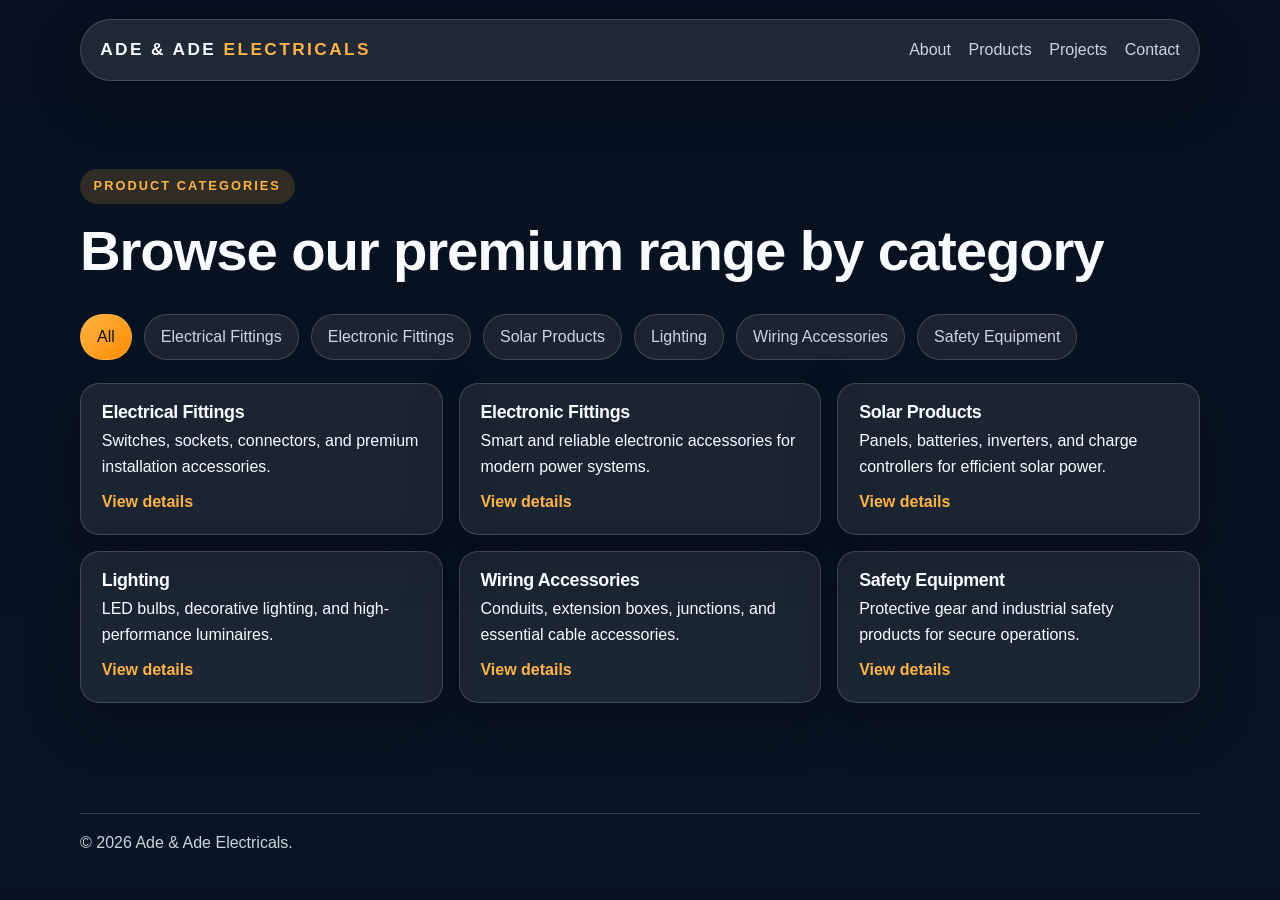
<file: product-categories.html>
<!DOCTYPE html>
<html lang="en">
<head>
  <meta charset="UTF-8" />
  <meta name="viewport" content="width=device-width, initial-scale=1.0" />
  <title>Product Categories | Ade & Ade Electricals</title>
  <link rel="stylesheet" href="css/style.css" />
  <link rel="stylesheet" href="css/responsive.css" />
</head>
<body data-theme="dark">
  <nav class="navbar container" id="main-nav" aria-label="Primary navigation">
    <a href="index.html" class="brand">Ade & Ade <span>Electricals</span></a>
    <div class="nav-links">
      <a href="index.html#about">About</a>
      <a href="product-categories.html">Products</a>
      <a href="projects.html">Projects</a>
      <a href="index.html#contact">Contact</a>
    </div>
    <button class="theme-toggle" aria-label="Toggle dark mode" type="button">☀︎</button>
  </nav>

  <main class="container section">
    <div class="section-heading">
      <p class="eyebrow">Product Categories</p>
      <h1>Browse our premium range by category</h1>
    </div>

    <div class="filter-group" role="group" aria-label="Product category filters">
      <button class="filter-btn active" data-category="all">All</button>
      <button class="filter-btn" data-category="fittings">Electrical Fittings</button>
      <button class="filter-btn" data-category="electronic">Electronic Fittings</button>
      <button class="filter-btn" data-category="solar">Solar Products</button>
      <button class="filter-btn" data-category="lighting">Lighting</button>
      <button class="filter-btn" data-category="wiring">Wiring Accessories</button>
      <button class="filter-btn" data-category="safety">Safety Equipment</button>
    </div>

    <div class="category-grid">
      <article class="category-card" data-category="fittings"><h3>Electrical Fittings</h3><p>Switches, sockets, connectors, and premium installation accessories.</p><a href="product-details.html" class="text-link">View details</a></article>
      <article class="category-card" data-category="electronic"><h3>Electronic Fittings</h3><p>Smart and reliable electronic accessories for modern power systems.</p><a href="product-details.html" class="text-link">View details</a></article>
      <article class="category-card" data-category="solar"><h3>Solar Products</h3><p>Panels, batteries, inverters, and charge controllers for efficient solar power.</p><a href="product-details.html" class="text-link">View details</a></article>
      <article class="category-card" data-category="lighting"><h3>Lighting</h3><p>LED bulbs, decorative lighting, and high-performance luminaires.</p><a href="product-details.html" class="text-link">View details</a></article>
      <article class="category-card" data-category="wiring"><h3>Wiring Accessories</h3><p>Conduits, extension boxes, junctions, and essential cable accessories.</p><a href="product-details.html" class="text-link">View details</a></article>
      <article class="category-card" data-category="safety"><h3>Safety Equipment</h3><p>Protective gear and industrial safety products for secure operations.</p><a href="product-details.html" class="text-link">View details</a></article>
    </div>
  </main>

  <footer class="footer">
    <div class="container footer-content">
      <p>© 2026 Ade & Ade Electricals.</p>
    </div>
  </footer>

  <script src="js/script.js"></script>
</body>
</html>
</file>
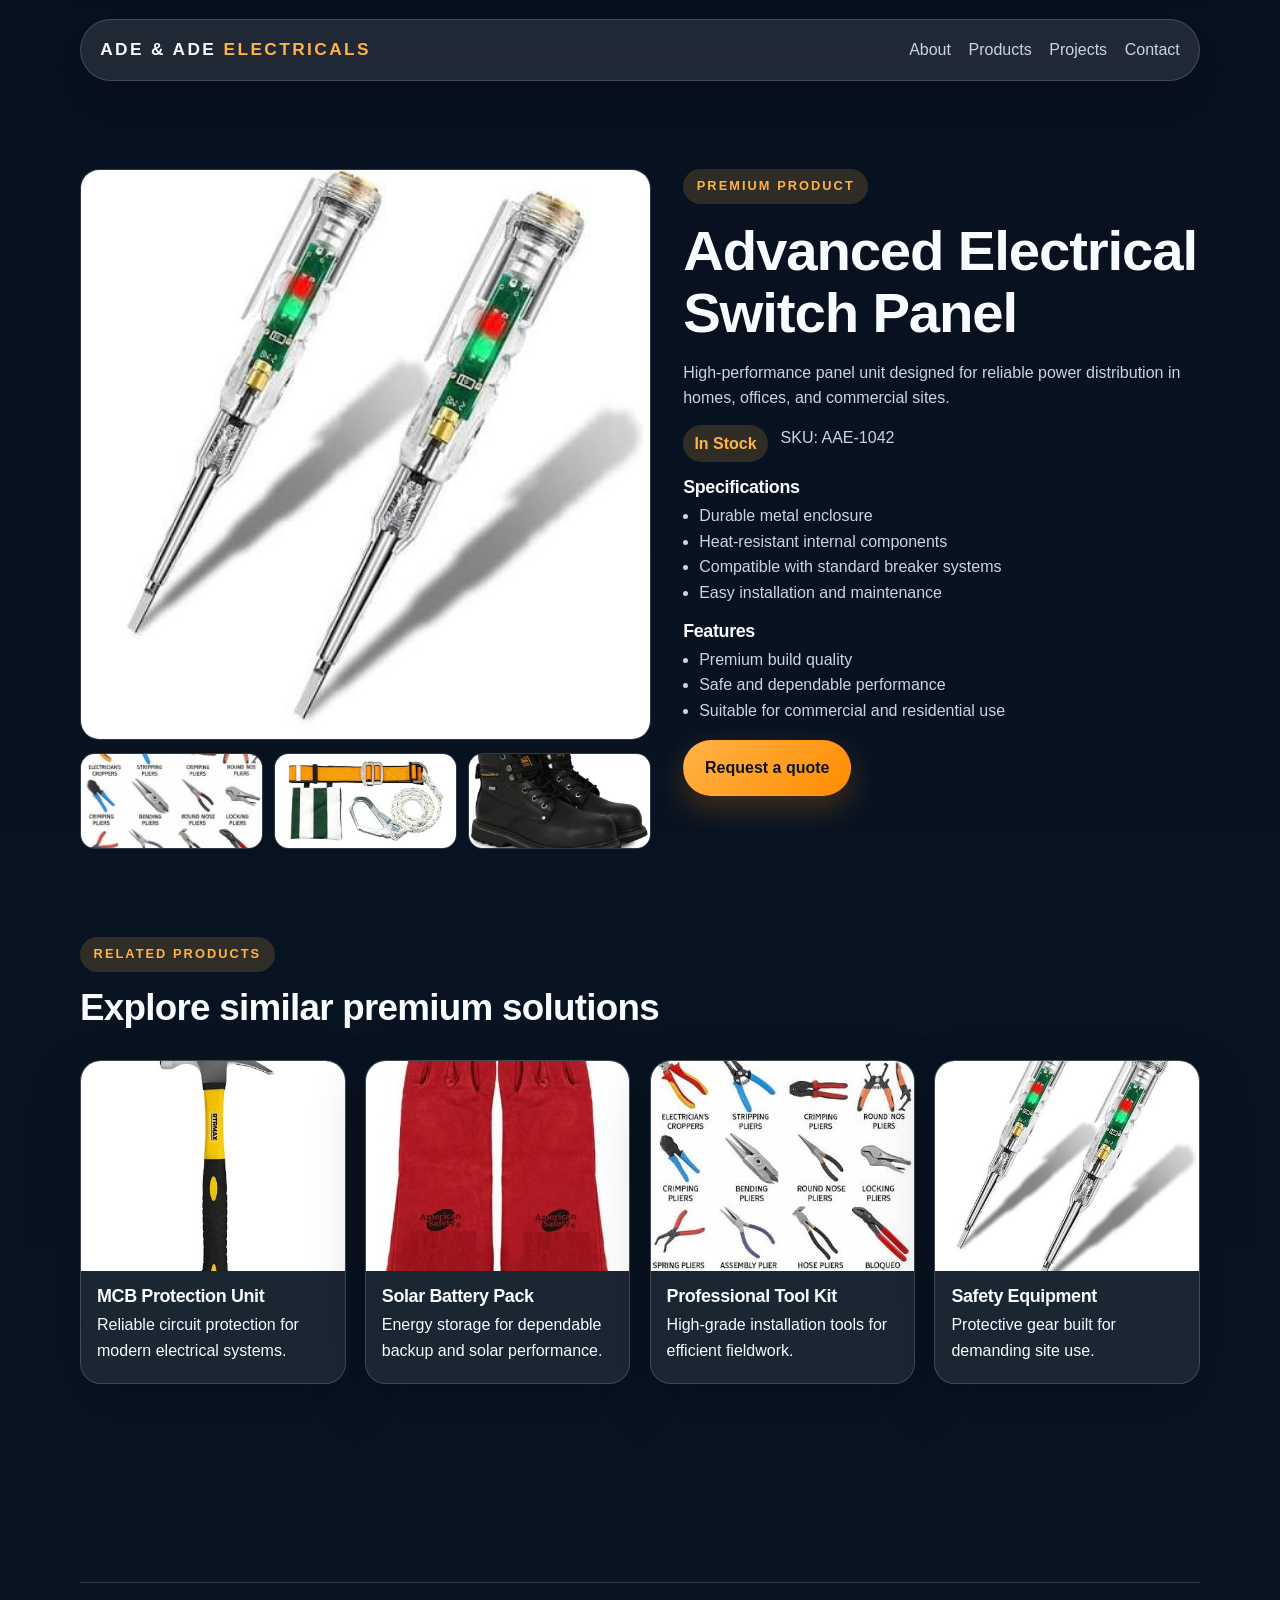
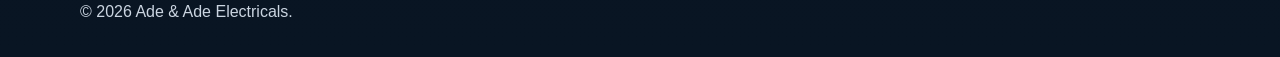
<file: product-details.html>
<!DOCTYPE html>
<html lang="en">
<head>
  <meta charset="UTF-8" />
  <meta name="viewport" content="width=device-width, initial-scale=1.0" />
  <title>Product Details | Ade & Ade Electricals</title>
  <link rel="stylesheet" href="css/style.css" />
  <link rel="stylesheet" href="css/responsive.css" />
</head>
<body data-theme="dark">
  <nav class="navbar container" id="main-nav" aria-label="Primary navigation">
    <a href="index.html" class="brand">Ade & Ade <span>Electricals</span></a>
    <div class="nav-links">
      <a href="index.html#about">About</a>
      <a href="product-categories.html">Products</a>
      <a href="projects.html">Projects</a>
      <a href="index.html#contact">Contact</a>
    </div>
    <button class="theme-toggle" aria-label="Toggle dark mode" type="button">☀︎</button>
  </nav>

  <main class="container section">
    <section class="detail-layout">
      <div class="detail-gallery">
        <img src="images/tester.jpg" alt="Premium electrical product" />
        <div class="thumb-row">
          <img src="images/plier.jpg" alt="Product detail view" />
          <img src="images/belt.jpg" alt="Product detail view" />
          <img src="images/boots.jpg" alt="Product detail view" />
        </div>
      </div>
      <div class="detail-content">
        <p class="eyebrow">Premium Product</p>
        <h1>Advanced Electrical Switch Panel</h1>
        <p class="subtitle">High-performance panel unit designed for reliable power distribution in homes, offices, and commercial sites.</p>
        <div class="detail-meta">
          <span class="status-badge">In Stock</span>
          <span>SKU: AAE-1042</span>
        </div>
        <h3>Specifications</h3>
        <ul>
          <li>Durable metal enclosure</li>
          <li>Heat-resistant internal components</li>
          <li>Compatible with standard breaker systems</li>
          <li>Easy installation and maintenance</li>
        </ul>
        <h3>Features</h3>
        <ul>
          <li>Premium build quality</li>
          <li>Safe and dependable performance</li>
          <li>Suitable for commercial and residential use</li>
        </ul>
        <a href="index.html#contact" class="btn btn-primary">Request a quote</a>
      </div>
    </section>

    <section class="section">
      <div class="section-heading">
        <p class="eyebrow">Related products</p>
        <h2>Explore similar premium solutions</h2>
      </div>
      <div class="product-grid">
        <article class="product-card">
          <img src="images/hammer.jpg" alt="MCB product" />
          <div><h3>MCB Protection Unit</h3><p>Reliable circuit protection for modern electrical systems.</p></div>
        </article>
        <article class="product-card">
          <img src="images/gloves.jpg" alt="Solar battery" />
          <div><h3>Solar Battery Pack</h3><p>Energy storage for dependable backup and solar performance.</p></div>
        </article>
        <article class="product-card">
          <img src="images/plier.jpg" alt="Tool kit" />
          <div><h3>Professional Tool Kit</h3><p>High-grade installation tools for efficient fieldwork.</p></div>
        </article>
        <article class="product-card">
          <img src="images/tester.jpg" alt="Industrial safety product" />
          <div><h3>Safety Equipment</h3><p>Protective gear built for demanding site use.</p></div>
        </article>
      </div>
    </section>
  </main>

  <footer class="footer">
    <div class="container footer-content">
      <p>© 2026 Ade & Ade Electricals.</p>
    </div>
  </footer>

  <script src="js/script.js"></script>
</body>
</html>
</file>
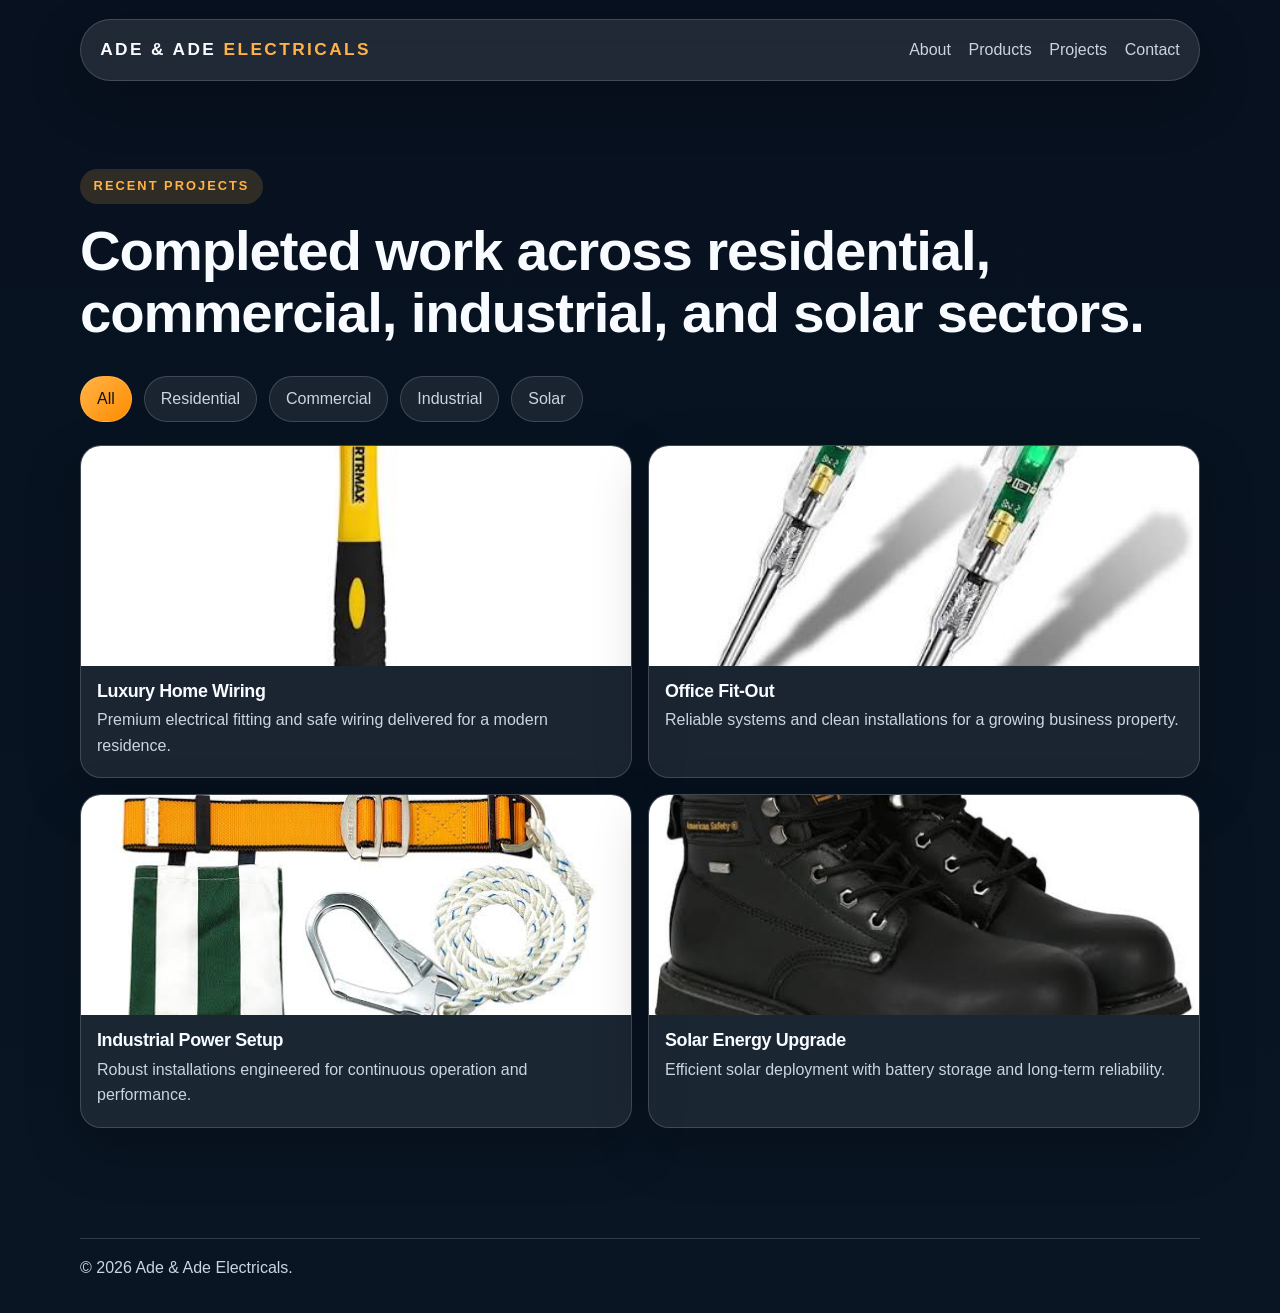
<file: projects.html>
<!DOCTYPE html>
<html lang="en">
<head>
  <meta charset="UTF-8" />
  <meta name="viewport" content="width=device-width, initial-scale=1.0" />
  <title>Projects | Ade & Ade Electricals</title>
  <link rel="stylesheet" href="css/style.css" />
  <link rel="stylesheet" href="css/responsive.css" />
</head>
<body data-theme="dark">
  <nav class="navbar container" id="main-nav" aria-label="Primary navigation">
    <a href="index.html" class="brand">Ade & Ade <span>Electricals</span></a>
    <div class="nav-links">
      <a href="index.html#about">About</a>
      <a href="product-categories.html">Products</a>
      <a href="projects.html">Projects</a>
      <a href="index.html#contact">Contact</a>
    </div>
    <button class="theme-toggle" aria-label="Toggle dark mode" type="button">☀︎</button>
  </nav>

  <main class="container section">
    <div class="section-heading">
      <p class="eyebrow">Recent Projects</p>
      <h1>Completed work across residential, commercial, industrial, and solar sectors.</h1>
    </div>

    <div class="filter-group" role="group" aria-label="Project filters">
      <button class="filter-btn active" data-filter="all">All</button>
      <button class="filter-btn" data-filter="residential">Residential</button>
      <button class="filter-btn" data-filter="commercial">Commercial</button>
      <button class="filter-btn" data-filter="industrial">Industrial</button>
      <button class="filter-btn" data-filter="solar">Solar</button>
    </div>

    <div class="project-grid">
      <article class="project-card residential"><img src="images/hammer.jpg" alt="Residential electrical project" loading="lazy" /><div><h3>Luxury Home Wiring</h3><p>Premium electrical fitting and safe wiring delivered for a modern residence.</p></div></article>
      <article class="project-card commercial"><img src="images/tester.jpg" alt="Commercial electrical project" loading="lazy" /><div><h3>Office Fit-Out</h3><p>Reliable systems and clean installations for a growing business property.</p></div></article>
      <article class="project-card industrial"><img src="images/belt.jpg" alt="Industrial installation project" loading="lazy" /><div><h3>Industrial Power Setup</h3><p>Robust installations engineered for continuous operation and performance.</p></div></article>
      <article class="project-card solar"><img src="images/boots.jpg" alt="Solar installation project" loading="lazy" /><div><h3>Solar Energy Upgrade</h3><p>Efficient solar deployment with battery storage and long-term reliability.</p></div></article>
    </div>
  </main>

  <footer class="footer">
    <div class="container footer-content">
      <p>© 2026 Ade & Ade Electricals.</p>
    </div>
  </footer>

  <script src="js/script.js"></script>
</body>
</html>
</file>
<file: css/style.css>
:root {
  --bg: #07111f;
  --bg-soft: #0f1d33;
  --surface: rgba(255, 255, 255, 0.08);
  --surface-strong: rgba(255, 255, 255, 0.14);
  --border: rgba(255, 255, 255, 0.16);
  --text: #f8fbff;
  --muted: #cbd5e1;
  --accent: #ffb347;
  --accent-strong: #ff8c00;
  --shadow: 0 20px 55px rgba(0, 0, 0, 0.22);
}

body[data-theme="light"] {
  --bg: #f7f8fc;
  --bg-soft: #ffffff;
  --surface: rgba(7, 17, 31, 0.05);
  --surface-strong: rgba(7, 17, 31, 0.08);
  --border: rgba(7, 17, 31, 0.12);
  --text: #07111f;
  --muted: #4b5563;
  --accent: #c96a00;
  --accent-strong: #ff8c00;
  --shadow: 0 18px 45px rgba(0, 0, 0, 0.08);
}

* {
  box-sizing: border-box;
  margin: 0;
  padding: 0;
}

html {
  scroll-behavior: smooth;
}

body {
  font-family: 'Inter', sans-serif;
  color: var(--text);
  background: linear-gradient(180deg, var(--bg) 0%, #091523 100%);
  line-height: 1.6;
  overflow-x: hidden;
}

a { color: inherit; text-decoration: none; }
img { display: block; width: 100%; }
button, input, textarea { font: inherit; }

.container { width: min(1120px, calc(100% - 2rem)); margin: 0 auto; }
.section { padding: 5.5rem 0; }
.reveal { opacity: 0; transform: translateY(24px); transition: 0.7s ease; }
.reveal.show { opacity: 1; transform: translateY(0); }
.skip-link { position: absolute; left: -999px; top: 0; background: var(--accent); color: #111; padding: 0.8rem 1rem; z-index: 2000; }
.skip-link:focus { left: 1rem; top: 1rem; }
.scroll-progress { position: fixed; top: 0; left: 0; height: 3px; width: 0%; background: linear-gradient(90deg, var(--accent), var(--accent-strong)); z-index: 1800; }
.toast { position: fixed; right: 1rem; bottom: 6rem; padding: 0.9rem 1rem; border-radius: 0.8rem; background: rgba(7,17,31,0.95); color: white; border: 1px solid var(--border); transform: translateY(12px); opacity: 0; pointer-events: none; transition: 0.3s ease; z-index: 1900; }
.toast.show { opacity: 1; transform: translateY(0); }
.cookie-banner { position: fixed; left: 1rem; bottom: 1rem; max-width: 360px; padding: 1rem; border-radius: 1rem; background: rgba(7,17,31,0.96); border: 1px solid var(--border); box-shadow: var(--shadow); z-index: 1800; display: none; }
.cookie-banner.show { display: block; }
.cookie-actions { display: flex; gap: 0.6rem; margin-top: 0.8rem; }

.loading-screen {
  position: fixed;
  inset: 0;
  background: var(--bg);
  display: grid;
  place-items: center;
  z-index: 2000;
  transition: opacity 0.4s ease;
}

.loading-screen.hidden { opacity: 0; pointer-events: none; }
.loader {
  width: 54px; height: 54px;
  border: 4px solid rgba(255,255,255,0.2);
  border-top-color: var(--accent);
  border-radius: 50%;
  animation: spin 0.8s linear infinite;
}

@keyframes spin { to { transform: rotate(360deg); } }

.hero {
  min-height: 100vh;
  position: relative;
  background: linear-gradient(95deg, rgba(4, 10, 20, 0.92) 0%, rgba(4, 10, 20, 0.74) 45%, rgba(4, 10, 20, 0.42) 100%), url('../images/hammer.jpg') center/cover no-repeat;
}

.navbar {
  display: flex;
  align-items: center;
  justify-content: space-between;
  gap: 1rem;
  padding: 1rem 1.2rem;
  margin-top: 1.2rem;
  border-radius: 999px;
  background: rgba(255,255,255,0.1);
  border: 1px solid var(--border);
  backdrop-filter: blur(14px);
  box-shadow: var(--shadow);
  position: sticky;
  top: 1rem;
  z-index: 1000;
  transition: background 0.25s ease, box-shadow 0.25s ease;
}
.navbar.scrolled { background: rgba(7,17,31,0.92); box-shadow: 0 12px 35px rgba(0,0,0,0.25); }

.brand { font-size: 1.08rem; font-weight: 800; letter-spacing: 0.14em; text-transform: uppercase; }
.brand span { color: var(--accent); }
.nav-links { display: flex; gap: 1.1rem; }
.nav-links a { color: var(--muted); font-weight: 500; transition: color 0.25s ease; }
.nav-links a:hover { color: var(--accent); }
.menu-toggle, .theme-toggle, .back-to-top, .slider-btn, .faq-question, .filter-btn {
  border: 0; background: transparent; cursor: pointer;
}
.menu-toggle, .theme-toggle { display: none; }
.theme-toggle { font-size: 1.05rem; color: var(--text); }

.hero-content { min-height: calc(100vh - 7rem); display: flex; flex-direction: column; justify-content: center; max-width: 760px; padding: 3rem 0 4rem; }
.eyebrow {
  display: inline-flex; align-self: flex-start; padding: 0.45rem 0.85rem; margin-bottom: 1rem; border-radius: 999px;
  background: rgba(255, 179, 71, 0.16); color: var(--accent); font-size: 0.8rem; font-weight: 700; letter-spacing: 0.16em; text-transform: uppercase;
}

h1, h2, h3 { line-height: 1.1; font-weight: 800; letter-spacing: -0.02em; }
h1 { font-size: clamp(2.35rem, 4.4vw, 4.2rem); margin-bottom: 1rem; }
h2 { font-size: clamp(1.7rem, 3vw, 2.3rem); margin-bottom: 0.8rem; }
h3 { font-size: 1.12rem; margin-bottom: 0.35rem; }
.subtitle, .intro-section p, .service-item p, .contact-card p, .feature-card p, .project-card p, .testimonial-card p, .faq-answer p { color: var(--muted); }
.actions { display: flex; flex-wrap: wrap; gap: 1rem; margin: 1.4rem 0 2rem; }
.btn { display: inline-flex; align-items: center; justify-content: center; padding: 0.9rem 1.3rem; border-radius: 999px; font-weight: 700; border: 1px solid transparent; transition: transform 0.25s ease, box-shadow 0.25s ease, background 0.25s ease; }
.btn:hover { transform: translateY(-2px); }
.btn-primary { background: linear-gradient(135deg, var(--accent) 0%, var(--accent-strong) 100%); color: #10131a; box-shadow: 0 12px 30px rgba(255, 140, 0, 0.24); }
.btn-secondary { border-color: var(--border); background: rgba(255,255,255,0.08); }
.hero-badges { display: flex; flex-wrap: wrap; gap: 1rem; margin-top: 1rem; }
.hero-badges div, .intro-card, .product-card, .stat-card, .service-item, .feature-card, .contact-card, .newsletter-card, .testimonial-card, .faq-item, .project-card {
  background: var(--surface); border: 1px solid var(--border); border-radius: 1.3rem; box-shadow: var(--shadow);
}
.hero-badges div { min-width: 150px; padding: 1rem 1.1rem; }
.hero-badges strong { display: block; font-size: 1.05rem; }
.hero-badges span { color: var(--muted); font-size: 0.92rem; }

.intro-grid, .services-grid, .contact-card { display: grid; grid-template-columns: 1.1fr 0.9fr; gap: 2rem; align-items: center; }
.intro-card { padding: 1.6rem; }
.intro-card ul { padding-left: 1.1rem; color: var(--muted); }
.products-section { background: linear-gradient(180deg, rgba(255,255,255,0.03), rgba(255,255,255,0.01)); }
.section-heading { margin-bottom: 2rem; }
.product-toolbar { display: flex; justify-content: space-between; align-items: center; gap: 1rem; margin-bottom: 1.2rem; flex-wrap: wrap; }
.search-field input { min-width: 220px; padding: 0.8rem 1rem; border-radius: 999px; border: 1px solid var(--border); background: rgba(255,255,255,0.08); color: var(--text); }
.chip-group { display: flex; flex-wrap: wrap; gap: 0.6rem; }
.chip { padding: 0.6rem 0.9rem; border-radius: 999px; border: 1px solid var(--border); background: transparent; color: var(--muted); cursor: pointer; }
.chip.active { background: linear-gradient(135deg, var(--accent), var(--accent-strong)); color: #111; }
.product-grid { display: grid; grid-template-columns: repeat(4, minmax(0, 1fr)); gap: 1.2rem; }
.product-card { overflow: hidden; transition: transform 0.25s ease, box-shadow 0.25s ease; }
.product-card:hover { transform: translateY(-4px); box-shadow: 0 24px 60px rgba(0,0,0,0.25); }
.product-card img { height: 210px; object-fit: cover; }
.product-card div { padding: 1rem 1rem 1.2rem; }
.text-link { display: inline-block; margin-top: 0.6rem; color: var(--accent); font-weight: 600; }
.stats-grid { display: grid; grid-template-columns: repeat(5, minmax(0, 1fr)); gap: 1rem; }
.stat-card { padding: 1.4rem; text-align: center; }
.stat-card strong { display: block; font-size: 1.8rem; color: var(--accent); font-variant-numeric: tabular-nums; }
.service-list { display: grid; gap: 1rem; }
.service-item { padding: 1.2rem 1.3rem; }
.features-grid { display: grid; grid-template-columns: repeat(3, minmax(0, 1fr)); gap: 1rem; }
.feature-card { padding: 1.2rem 1.3rem; }
.brand-grid { display: grid; grid-template-columns: repeat(5, minmax(0, 1fr)); gap: 1rem; }
.brand-card { display: grid; place-items: center; padding: 1.2rem 1rem; min-height: 92px; border-radius: 1rem; background: var(--surface); border: 1px solid var(--border); color: var(--text); font-weight: 700; letter-spacing: 0.04em; text-align: center; transition: transform 0.25s ease, filter 0.25s ease, border-color 0.25s ease; filter: grayscale(1); }
.brand-card:hover { transform: translateY(-4px); filter: grayscale(0); border-color: var(--accent); }
.filter-group { display: flex; flex-wrap: wrap; gap: 0.75rem; margin-bottom: 1.4rem; }
.filter-btn { padding: 0.6rem 1rem; border-radius: 999px; background: var(--surface); color: var(--muted); border: 1px solid var(--border); }
.filter-btn.active { background: linear-gradient(135deg, var(--accent) 0%, var(--accent-strong) 100%); color: #10131a; }
.team-grid { display: grid; grid-template-columns: repeat(4, minmax(0, 1fr)); gap: 1rem; }
.team-card { padding: 1.2rem 1.3rem; }
.detail-layout { display: grid; grid-template-columns: 1.05fr 0.95fr; gap: 2rem; align-items: start; }
.detail-gallery img { border-radius: 1.2rem; border: 1px solid var(--border); }
.thumb-row { display: grid; grid-template-columns: repeat(3, minmax(0, 1fr)); gap: 0.7rem; margin-top: 0.8rem; }
.thumb-row img { height: 96px; object-fit: cover; border-radius: 0.9rem; border: 1px solid var(--border); }
.detail-content ul { padding-left: 1rem; color: var(--muted); margin-bottom: 1rem; }
.detail-meta { display: flex; flex-wrap: wrap; gap: 0.8rem; margin: 0.9rem 0 1rem; color: var(--muted); }
.status-badge { padding: 0.35rem 0.7rem; border-radius: 999px; background: rgba(255,179,71,0.16); color: var(--accent); font-weight: 700; }
.category-grid { display: grid; grid-template-columns: repeat(3, minmax(0, 1fr)); gap: 1rem; }
.category-card { padding: 1.2rem 1.3rem; background: var(--surface); border: 1px solid var(--border); border-radius: 1.2rem; box-shadow: var(--shadow); }
.project-grid { display: grid; grid-template-columns: repeat(2, minmax(0, 1fr)); gap: 1rem; }
.project-card { overflow: hidden; position: relative; transition: transform 0.25s ease, box-shadow 0.25s ease; }
.project-card:hover { transform: translateY(-4px); box-shadow: 0 24px 60px rgba(0,0,0,0.25); }
.project-card::after { content: ''; position: absolute; inset: 0; background: linear-gradient(180deg, transparent 20%, rgba(7,17,31,0.86)); opacity: 0; transition: opacity 0.25s ease; }
.project-card:hover::after { opacity: 1; }
.project-card img { height: 220px; object-fit: cover; }
.project-card div { padding: 1rem 1rem 1.2rem; position: relative; z-index: 1; }
.project-card.hidden { display: none; }
.testimonial-slider { display: grid; grid-template-columns: auto 1fr auto; align-items: center; gap: 1rem; }
.slider-btn { width: 46px; height: 46px; border-radius: 50%; background: var(--surface); color: var(--text); border: 1px solid var(--border); }
.testimonial-track { position: relative; min-height: 280px; }
.testimonial-card { display: none; padding: 1.4rem; }
.testimonial-card.active { display: block; }
.testimonial-card img { width: 70px; height: 70px; border-radius: 50%; object-fit: cover; margin-bottom: 0.8rem; }
.role { font-size: 0.92rem; color: var(--accent); margin-bottom: 0.6rem; }
.stars { color: var(--accent); margin-top: 0.7rem; letter-spacing: 0.2em; }
.faq-grid { display: grid; grid-template-columns: 0.9fr 1.1fr; gap: 2rem; align-items: start; }
.faq-item { padding: 0.8rem 1rem; }
.faq-question { width: 100%; text-align: left; display: flex; justify-content: space-between; align-items: center; color: var(--text); font-weight: 600; padding: 0.2rem 0; }
.faq-question::after { content: '+'; color: var(--accent); font-size: 1.1rem; }
.faq-item.active .faq-question::after { content: '−'; }
.faq-answer { display: none; padding-top: 0.7rem; }
.faq-item.active .faq-answer { display: block; }
.newsletter-card { padding: 1.5rem; display: flex; justify-content: space-between; align-items: center; gap: 1rem; }
.newsletter-form { display: flex; gap: 0.7rem; flex-wrap: wrap; }
.newsletter-form input, .contact-form input, .contact-form textarea { width: 100%; padding: 0.9rem 1rem; border-radius: 0.9rem; border: 1px solid var(--border); background: rgba(255,255,255,0.06); color: var(--text); }
.contact-card { padding: 2rem; }
.contact-list { list-style: none; display: grid; gap: 0.6rem; margin-top: 1rem; color: var(--muted); }
.contact-list a { color: var(--accent); }
.contact-form { display: grid; gap: 0.8rem; }
.footer { padding: 1.4rem 0 2rem; color: var(--muted); }
.footer-content { border-top: 1px solid var(--border); padding-top: 1rem; }
.floating-wa, .call-now { position: fixed; right: 1.2rem; width: 54px; height: 54px; border-radius: 50%; display: grid; place-items: center; box-shadow: var(--shadow); z-index: 1200; border: 0; cursor: pointer; }
.floating-wa { bottom: 5rem; background: linear-gradient(135deg, #25D366, #128C7E); color: white; }
.call-now { bottom: 1.2rem; background: linear-gradient(135deg, var(--accent), var(--accent-strong)); color: #111; font-weight: 800; }
.back-to-top { position: fixed; right: 1.2rem; bottom: 8rem; width: 46px; height: 46px; border-radius: 50%; background: var(--surface-strong); color: var(--text); border: 1px solid var(--border); z-index: 1200; display: none; }
.sr-only { position: absolute; width: 1px; height: 1px; padding: 0; margin: -1px; overflow: hidden; clip: rect(0,0,0,0); white-space: nowrap; border: 0; }
</file>
<file: css/responsive.css>
@media (max-width: 1000px) {
  .product-grid { grid-template-columns: repeat(2, minmax(0, 1fr)); }
  .stats-grid { grid-template-columns: repeat(3, minmax(0, 1fr)); }
  .features-grid { grid-template-columns: repeat(2, minmax(0, 1fr)); }
  .brand-grid { grid-template-columns: repeat(3, minmax(0, 1fr)); }
  .contact-card, .intro-grid, .services-grid, .faq-grid { grid-template-columns: 1fr; }
}

@media (max-width: 760px) {
  .navbar { border-radius: 1.1rem; padding: 0.9rem 1rem; position: relative; top: 0; }
  .menu-toggle, .theme-toggle { display: inline-flex; flex-direction: column; gap: 0.22rem; }
  .menu-toggle span { width: 1.4rem; height: 2px; background: var(--text); border-radius: 999px; }
  .nav-links {
    display: none; position: absolute; top: 4.6rem; right: 1rem; left: 1rem; flex-direction: column; gap: 0.8rem; padding: 1rem;
    border-radius: 1rem; background: rgba(7, 17, 31, 0.95); border: 1px solid var(--border);
  }
  .nav-links.open { display: flex; }
  .hero-content { min-height: auto; padding-top: 2rem; }
  .product-grid, .stats-grid, .features-grid, .project-grid, .brand-grid, .team-grid, .category-grid, .detail-layout { grid-template-columns: 1fr; }
  .testimonial-slider { grid-template-columns: 1fr; }
  .slider-btn { display: none; }
  .newsletter-card { flex-direction: column; align-items: flex-start; }
  .section { padding: 4rem 0; }
}
</file>
